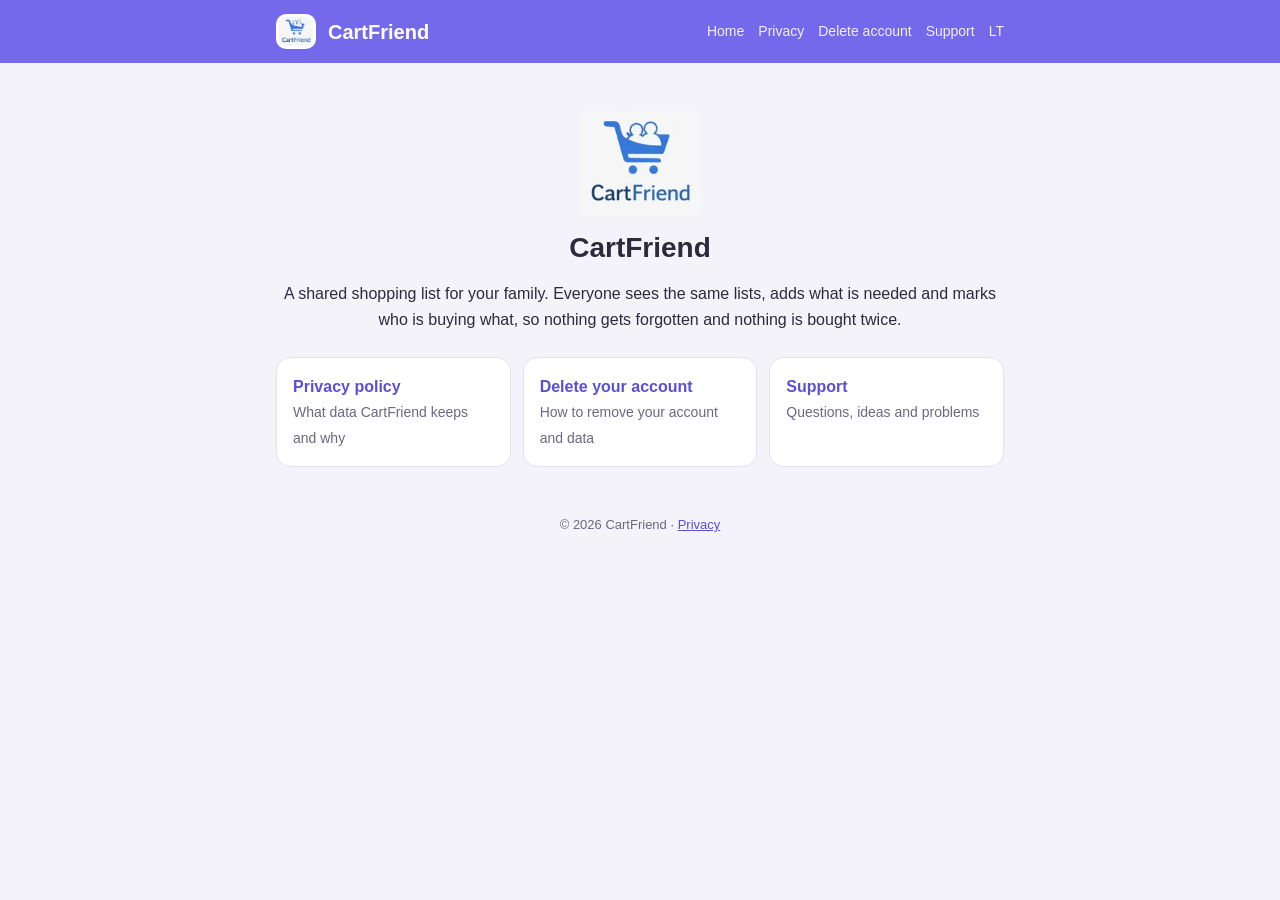
<file: index.html>
<!doctype html>
<html lang="en">
<head>
<meta charset="utf-8">
<meta name="viewport" content="width=device-width, initial-scale=1">
<title>CartFriend</title>
<link rel="stylesheet" href="assets/style.css">
</head>
<body>
<header><div class="wrap"><img data-logo alt=""><a class="name" href="index.html">CartFriend</a><nav><a href="index.html">Home</a><a href="privacy.html">Privacy</a><a href="delete-account.html">Delete account</a><a href="support.html">Support</a><a href="lt/index.html" hreflang="lt" lang="lt">LT</a></nav></div></header>
<main><div class="wrap">
<div class="hero"><img data-logo alt="CartFriend logo"><h1>CartFriend</h1>
<p>A shared shopping list for your family. Everyone sees the same lists, adds what is needed and marks who is buying what, so nothing gets forgotten and nothing is bought twice.</p></div>
<div class="links">
<a href="privacy.html"><strong>Privacy policy</strong><span>What data CartFriend keeps and why</span></a>
<a href="delete-account.html"><strong>Delete your account</strong><span>How to remove your account and data</span></a>
<a href="support.html"><strong>Support</strong><span>Questions, ideas and problems</span></a>
</div>
</div></main>
<footer>© 2026 CartFriend · <a href="privacy.html">Privacy</a></footer>
<script src="assets/site.js"></script>
</body>
</html>
</file>
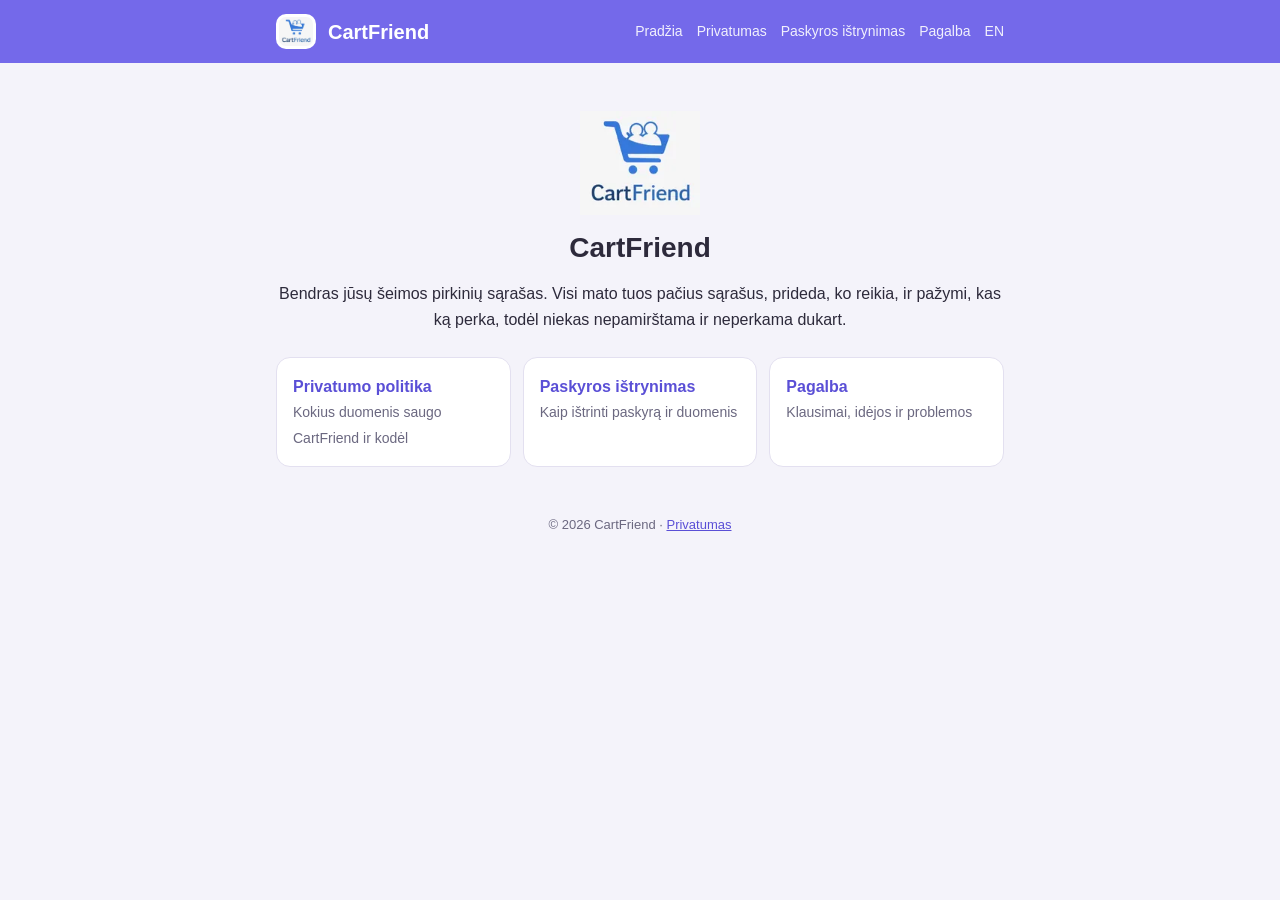
<file: lt/index.html>
<!doctype html>
<html lang="lt">
<head>
<meta charset="utf-8">
<meta name="viewport" content="width=device-width, initial-scale=1">
<title>CartFriend</title>
<link rel="stylesheet" href="../assets/style.css">
</head>
<body>
<header><div class="wrap"><img data-logo alt=""><a class="name" href="index.html">CartFriend</a><nav><a href="index.html">Pradžia</a><a href="privacy.html">Privatumas</a><a href="delete-account.html">Paskyros ištrynimas</a><a href="support.html">Pagalba</a><a href="../index.html" hreflang="en" lang="en">EN</a></nav></div></header>
<main><div class="wrap">
<div class="hero"><img data-logo alt="CartFriend logotipas"><h1>CartFriend</h1>
<p>Bendras jūsų šeimos pirkinių sąrašas. Visi mato tuos pačius sąrašus, prideda, ko reikia, ir pažymi, kas ką perka, todėl niekas nepamirštama ir neperkama dukart.</p></div>
<div class="links">
<a href="privacy.html"><strong>Privatumo politika</strong><span>Kokius duomenis saugo CartFriend ir kodėl</span></a>
<a href="delete-account.html"><strong>Paskyros ištrynimas</strong><span>Kaip ištrinti paskyrą ir duomenis</span></a>
<a href="support.html"><strong>Pagalba</strong><span>Klausimai, idėjos ir problemos</span></a>
</div>
</div></main>
<footer>© 2026 CartFriend · <a href="privacy.html">Privatumas</a></footer>
<script src="../assets/site.js"></script>
</body>
</html>
</file>
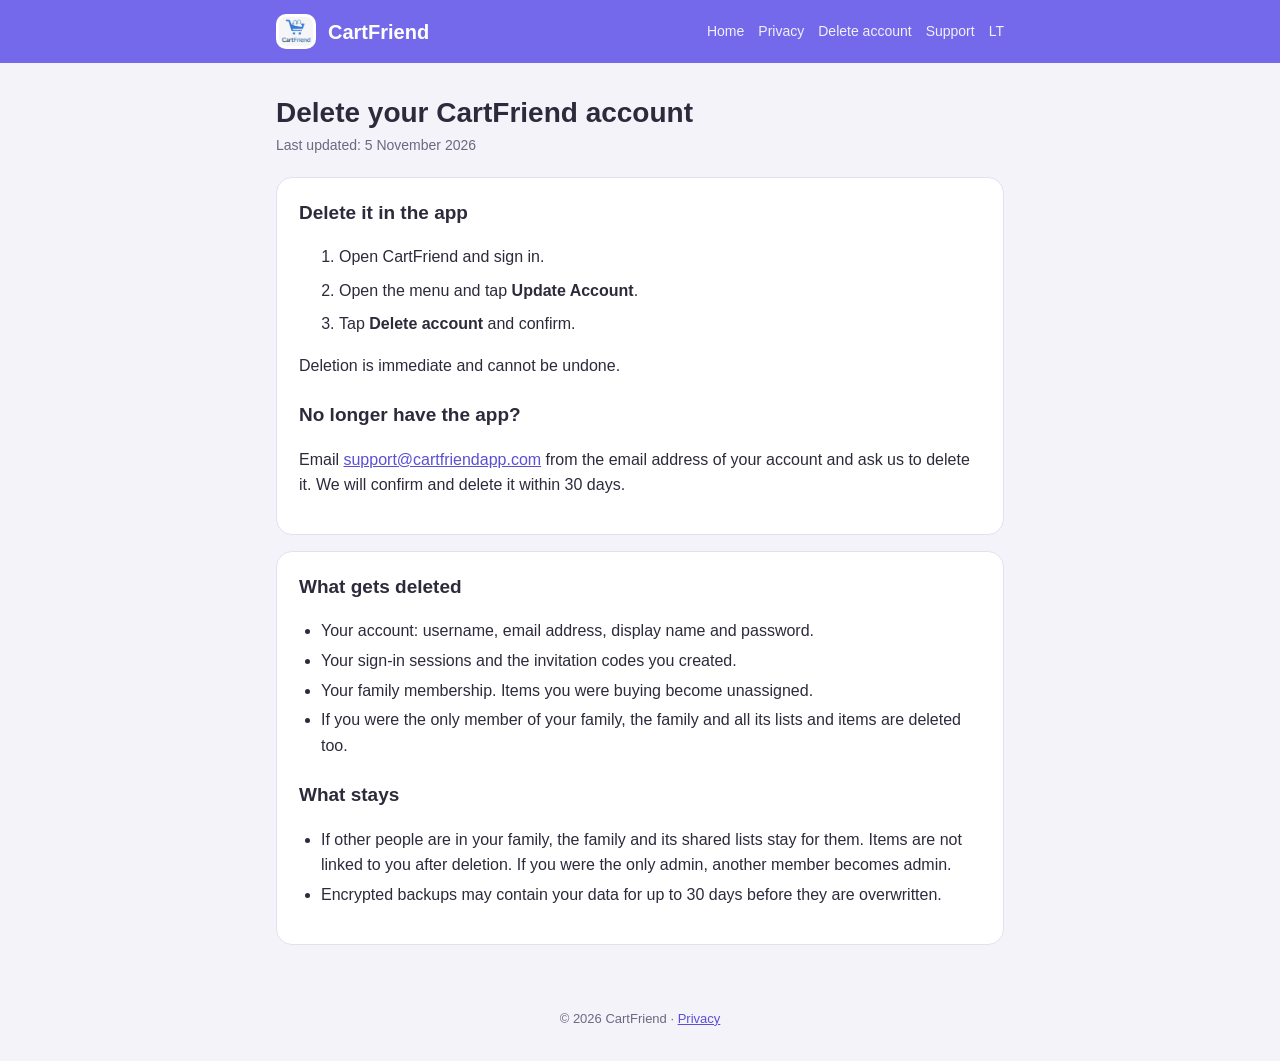
<file: delete-account.html>
<!doctype html>
<html lang="en">
<head>
<meta charset="utf-8">
<meta name="viewport" content="width=device-width, initial-scale=1">
<title>Delete your account · CartFriend</title>
<link rel="stylesheet" href="assets/style.css">
</head>
<body>
<header><div class="wrap"><img data-logo alt=""><a class="name" href="index.html">CartFriend</a><nav><a href="index.html">Home</a><a href="privacy.html">Privacy</a><a href="delete-account.html">Delete account</a><a href="support.html">Support</a><a href="lt/delete-account.html" hreflang="lt" lang="lt">LT</a></nav></div></header>
<main><div class="wrap">
<h1>Delete your CartFriend account</h1>
<p class="updated">Last updated: 5 November 2026</p>
<div class="card">
<h2>Delete it in the app</h2>
<ol class="steps">
<li>Open CartFriend and sign in.</li>
<li>Open the menu and tap <strong>Update Account</strong>.</li>
<li>Tap <strong>Delete account</strong> and confirm.</li>
</ol>
<p>Deletion is immediate and cannot be undone.</p>
<h2>No longer have the app?</h2>
<p>Email <span data-email></span> from the email address of your account and ask us to delete it. We will confirm and delete it within 30 days.</p>
</div>
<div class="card">
<h2>What gets deleted</h2>
<ul>
<li>Your account: username, email address, display name and password.</li>
<li>Your sign-in sessions and the invitation codes you created.</li>
<li>Your family membership. Items you were buying become unassigned.</li>
<li>If you were the only member of your family, the family and all its lists and items are deleted too.</li>
</ul>
<h2>What stays</h2>
<ul>
<li>If other people are in your family, the family and its shared lists stay for them. Items are not linked to you after deletion. If you were the only admin, another member becomes admin.</li>
<li>Encrypted backups may contain your data for up to 30 days before they are overwritten.</li>
</ul>
</div>
</div></main>
<footer>© 2026 CartFriend · <a href="privacy.html">Privacy</a></footer>
<script src="assets/site.js"></script>
</body>
</html>
</file>
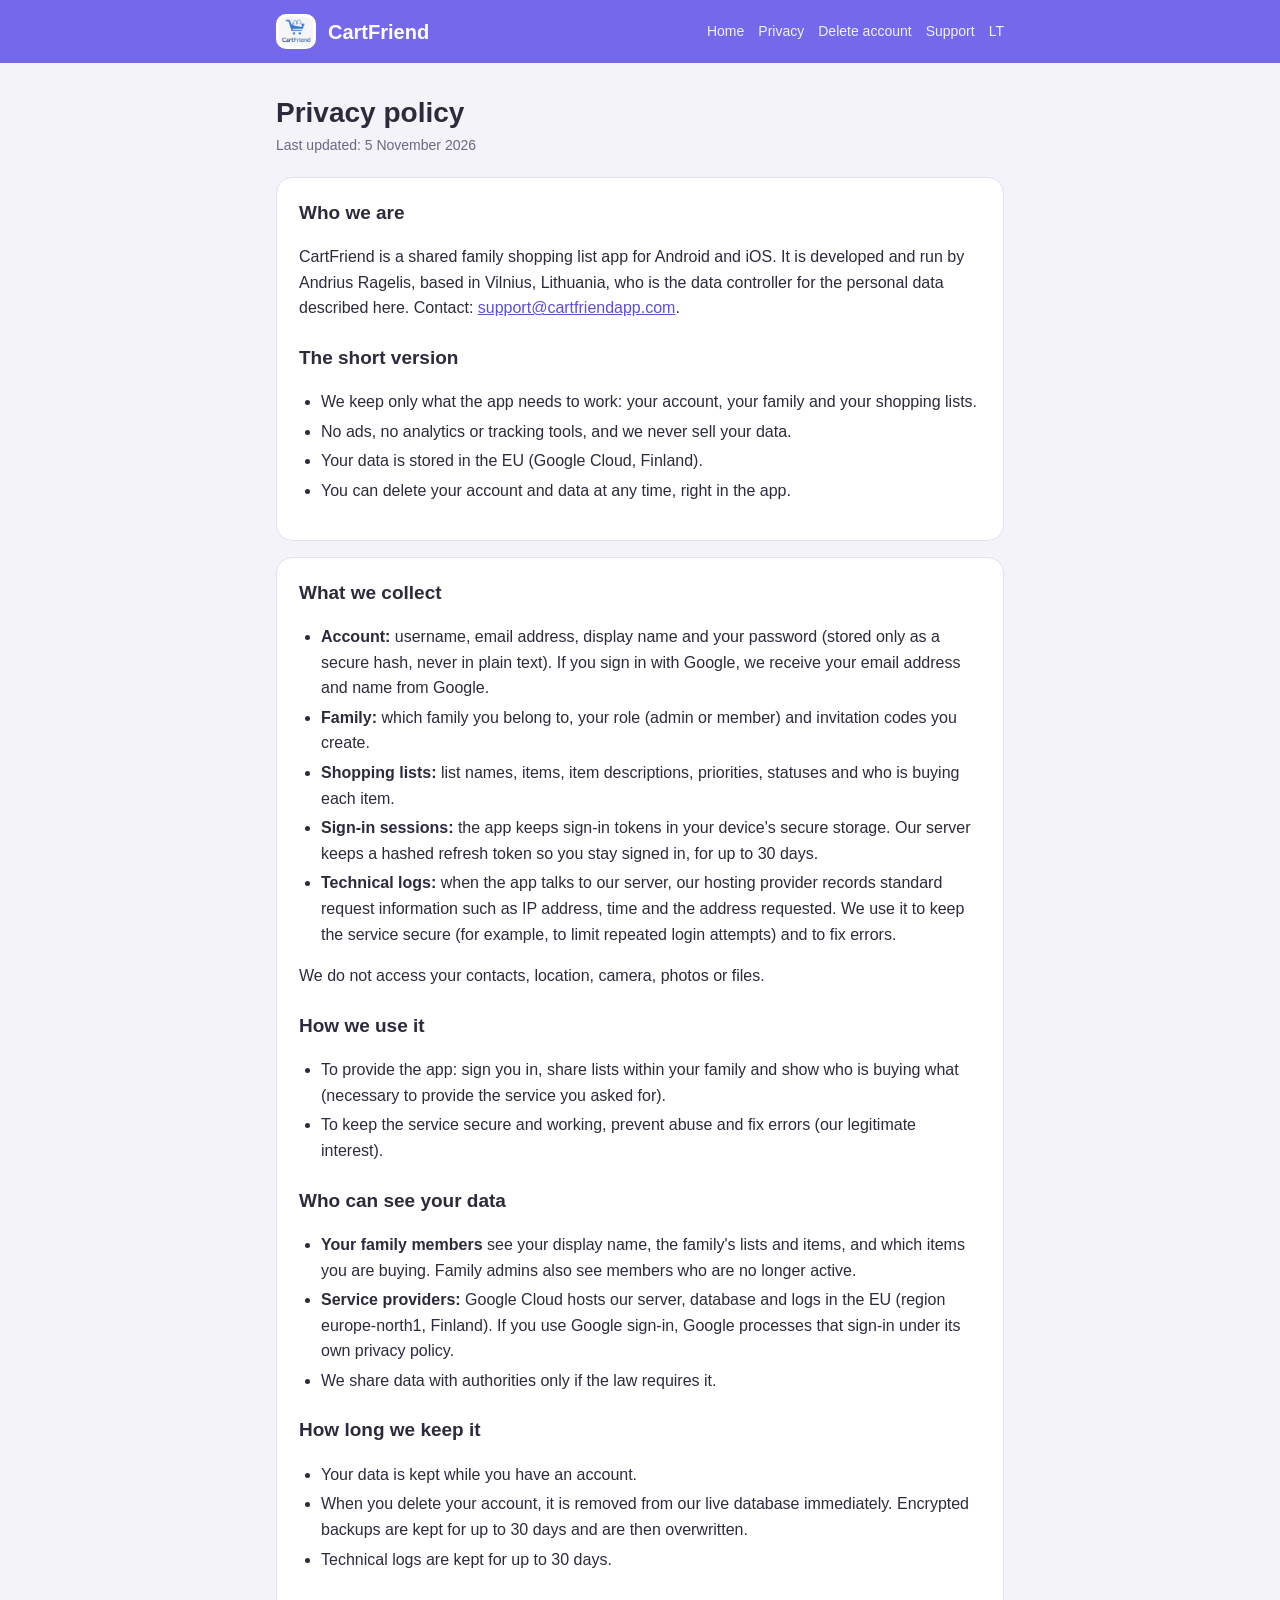
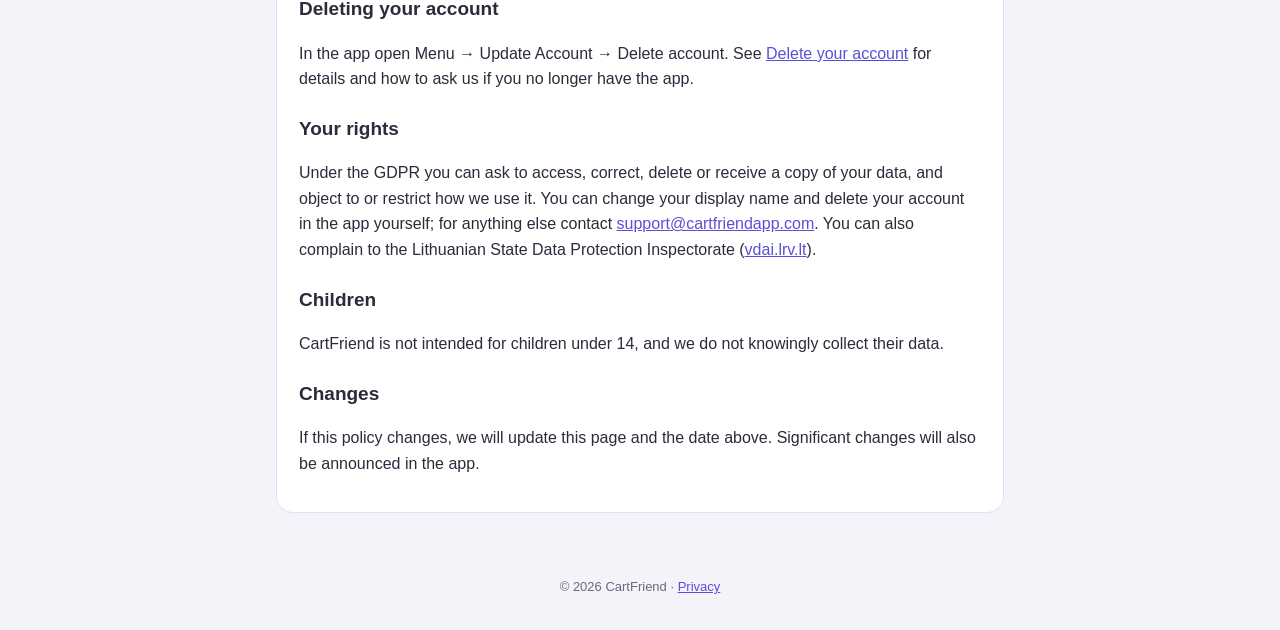
<file: privacy.html>
<!doctype html>
<html lang="en">
<head>
<meta charset="utf-8">
<meta name="viewport" content="width=device-width, initial-scale=1">
<title>Privacy policy · CartFriend</title>
<link rel="stylesheet" href="assets/style.css">
</head>
<body>
<header><div class="wrap"><img data-logo alt=""><a class="name" href="index.html">CartFriend</a><nav><a href="index.html">Home</a><a href="privacy.html">Privacy</a><a href="delete-account.html">Delete account</a><a href="support.html">Support</a><a href="lt/privacy.html" hreflang="lt" lang="lt">LT</a></nav></div></header>
<main><div class="wrap">
<h1>Privacy policy</h1>
<p class="updated">Last updated: 5 November 2026</p>
<div class="card">
<h2>Who we are</h2>
<p>CartFriend is a shared family shopping list app for Android and iOS. It is developed and run by <span data-owner>Andrius Ragelis</span>, based in Vilnius, Lithuania, who is the data controller for the personal data described here. Contact: <span data-email></span>.</p>
<h2>The short version</h2>
<ul>
<li>We keep only what the app needs to work: your account, your family and your shopping lists.</li>
<li>No ads, no analytics or tracking tools, and we never sell your data.</li>
<li>Your data is stored in the EU (Google Cloud, Finland).</li>
<li>You can delete your account and data at any time, right in the app.</li>
</ul>
</div>
<div class="card">
<h2>What we collect</h2>
<ul>
<li><strong>Account:</strong> username, email address, display name and your password (stored only as a secure hash, never in plain text). If you sign in with Google, we receive your email address and name from Google.</li>
<li><strong>Family:</strong> which family you belong to, your role (admin or member) and invitation codes you create.</li>
<li><strong>Shopping lists:</strong> list names, items, item descriptions, priorities, statuses and who is buying each item.</li>
<li><strong>Sign-in sessions:</strong> the app keeps sign-in tokens in your device's secure storage. Our server keeps a hashed refresh token so you stay signed in, for up to 30 days.</li>
<li><strong>Technical logs:</strong> when the app talks to our server, our hosting provider records standard request information such as IP address, time and the address requested. We use it to keep the service secure (for example, to limit repeated login attempts) and to fix errors.</li>
</ul>
<p>We do not access your contacts, location, camera, photos or files.</p>
<h2>How we use it</h2>
<ul>
<li>To provide the app: sign you in, share lists within your family and show who is buying what (necessary to provide the service you asked for).</li>
<li>To keep the service secure and working, prevent abuse and fix errors (our legitimate interest).</li>
</ul>
<h2>Who can see your data</h2>
<ul>
<li><strong>Your family members</strong> see your display name, the family's lists and items, and which items you are buying. Family admins also see members who are no longer active.</li>
<li><strong>Service providers:</strong> Google Cloud hosts our server, database and logs in the EU (region europe-north1, Finland). If you use Google sign-in, Google processes that sign-in under its own privacy policy.</li>
<li>We share data with authorities only if the law requires it.</li>
</ul>
<h2>How long we keep it</h2>
<ul>
<li>Your data is kept while you have an account.</li>
<li>When you delete your account, it is removed from our live database immediately. Encrypted backups are kept for up to 30 days and are then overwritten.</li>
<li>Technical logs are kept for up to 30 days.</li>
</ul>
<h2>Deleting your account</h2>
<p>In the app open Menu → Update Account → Delete account. See <a href="delete-account.html">Delete your account</a> for details and how to ask us if you no longer have the app.</p>
<h2>Your rights</h2>
<p>Under the GDPR you can ask to access, correct, delete or receive a copy of your data, and object to or restrict how we use it. You can change your display name and delete your account in the app yourself; for anything else contact <span data-email></span>. You can also complain to the Lithuanian State Data Protection Inspectorate (<a href="https://vdai.lrv.lt/en/">vdai.lrv.lt</a>).</p>
<h2>Children</h2>
<p>CartFriend is not intended for children under 14, and we do not knowingly collect their data.</p>
<h2>Changes</h2>
<p>If this policy changes, we will update this page and the date above. Significant changes will also be announced in the app.</p>
</div>
</div></main>
<footer>© 2026 CartFriend · <a href="privacy.html">Privacy</a></footer>
<script src="assets/site.js"></script>
</body>
</html>
</file>
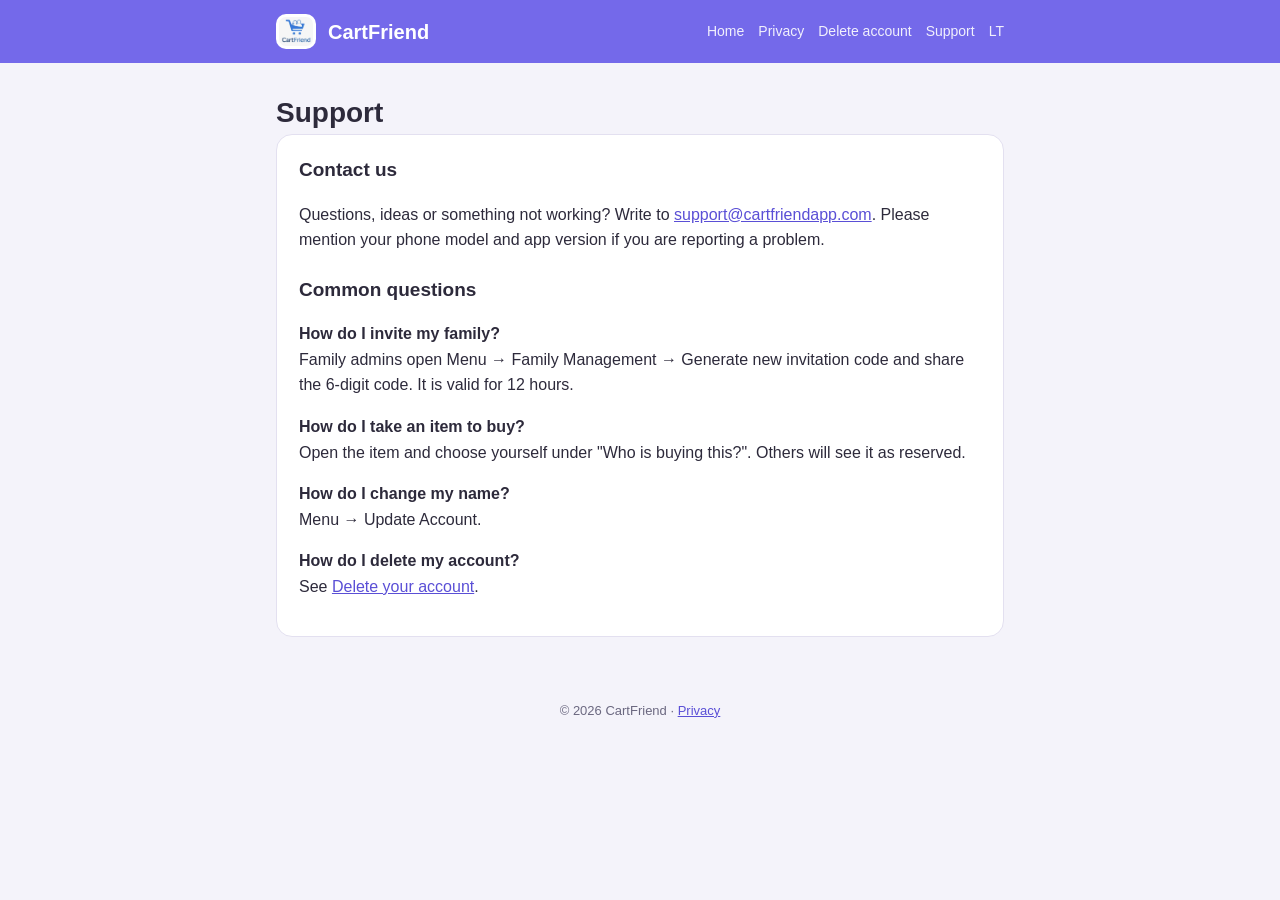
<file: support.html>
<!doctype html>
<html lang="en">
<head>
<meta charset="utf-8">
<meta name="viewport" content="width=device-width, initial-scale=1">
<title>Support · CartFriend</title>
<link rel="stylesheet" href="assets/style.css">
</head>
<body>
<header><div class="wrap"><img data-logo alt=""><a class="name" href="index.html">CartFriend</a><nav><a href="index.html">Home</a><a href="privacy.html">Privacy</a><a href="delete-account.html">Delete account</a><a href="support.html">Support</a><a href="lt/support.html" hreflang="lt" lang="lt">LT</a></nav></div></header>
<main><div class="wrap">
<h1>Support</h1>
<div class="card">
<h2>Contact us</h2>
<p>Questions, ideas or something not working? Write to <span data-email></span>. Please mention your phone model and app version if you are reporting a problem.</p>
<h2>Common questions</h2>
<p><strong>How do I invite my family?</strong><br>Family admins open Menu → Family Management → Generate new invitation code and share the 6-digit code. It is valid for 12 hours.</p>
<p><strong>How do I take an item to buy?</strong><br>Open the item and choose yourself under "Who is buying this?". Others will see it as reserved.</p>
<p><strong>How do I change my name?</strong><br>Menu → Update Account.</p>
<p><strong>How do I delete my account?</strong><br>See <a href="delete-account.html">Delete your account</a>.</p>
</div>
</div></main>
<footer>© 2026 CartFriend · <a href="privacy.html">Privacy</a></footer>
<script src="assets/site.js"></script>
</body>
</html>
</file>
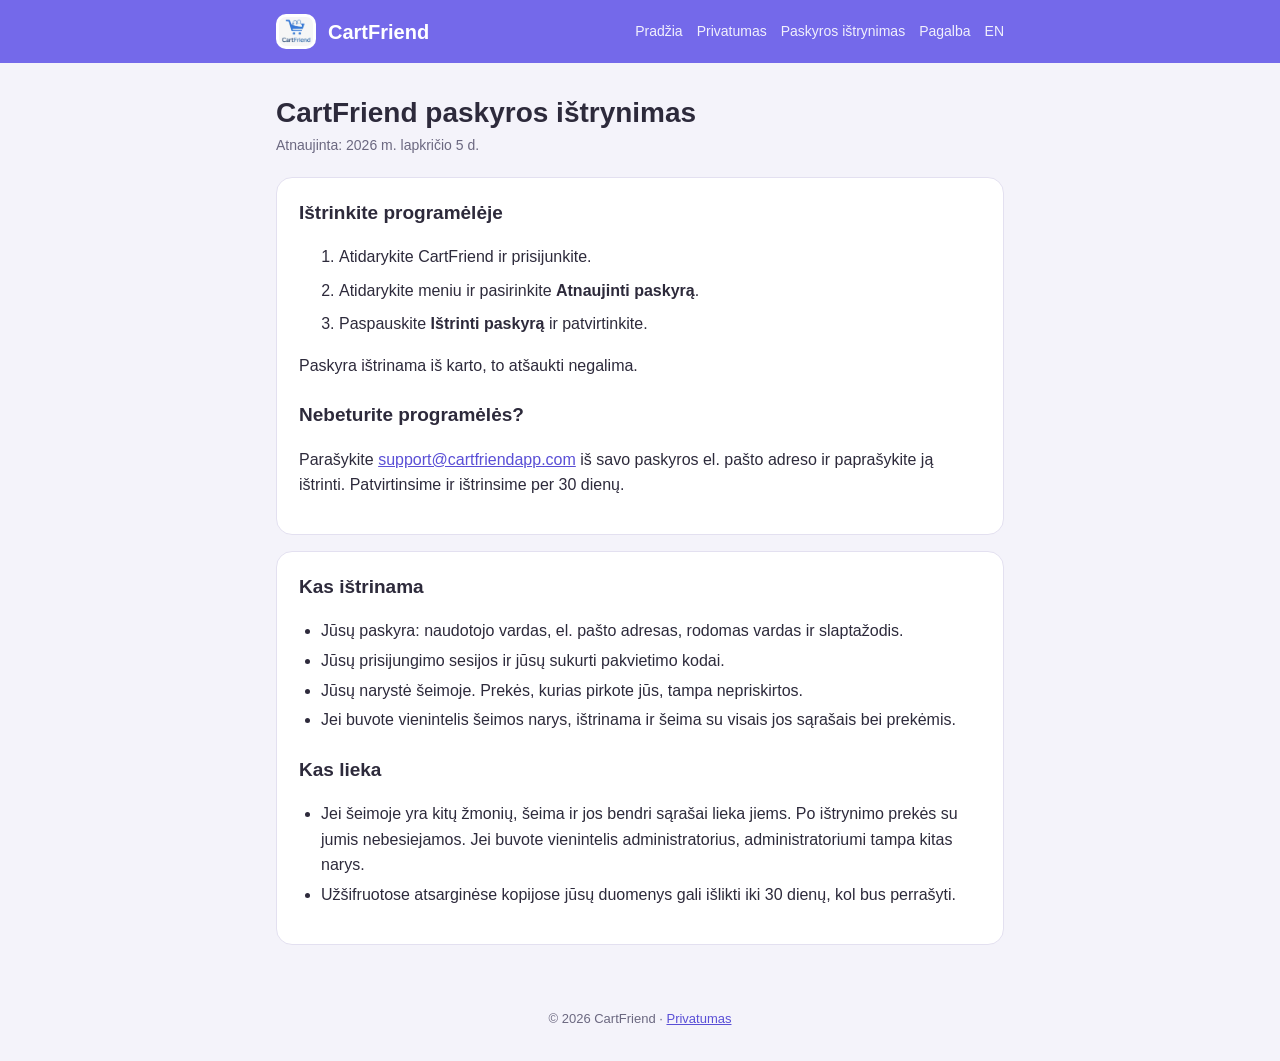
<file: lt/delete-account.html>
<!doctype html>
<html lang="lt">
<head>
<meta charset="utf-8">
<meta name="viewport" content="width=device-width, initial-scale=1">
<title>Paskyros ištrynimas · CartFriend</title>
<link rel="stylesheet" href="../assets/style.css">
</head>
<body>
<header><div class="wrap"><img data-logo alt=""><a class="name" href="index.html">CartFriend</a><nav><a href="index.html">Pradžia</a><a href="privacy.html">Privatumas</a><a href="delete-account.html">Paskyros ištrynimas</a><a href="support.html">Pagalba</a><a href="../delete-account.html" hreflang="en" lang="en">EN</a></nav></div></header>
<main><div class="wrap">
<h1>CartFriend paskyros ištrynimas</h1>
<p class="updated">Atnaujinta: 2026 m. lapkričio 5 d.</p>
<div class="card">
<h2>Ištrinkite programėlėje</h2>
<ol class="steps">
<li>Atidarykite CartFriend ir prisijunkite.</li>
<li>Atidarykite meniu ir pasirinkite <strong>Atnaujinti paskyrą</strong>.</li>
<li>Paspauskite <strong>Ištrinti paskyrą</strong> ir patvirtinkite.</li>
</ol>
<p>Paskyra ištrinama iš karto, to atšaukti negalima.</p>
<h2>Nebeturite programėlės?</h2>
<p>Parašykite <span data-email></span> iš savo paskyros el. pašto adreso ir paprašykite ją ištrinti. Patvirtinsime ir ištrinsime per 30 dienų.</p>
</div>
<div class="card">
<h2>Kas ištrinama</h2>
<ul>
<li>Jūsų paskyra: naudotojo vardas, el. pašto adresas, rodomas vardas ir slaptažodis.</li>
<li>Jūsų prisijungimo sesijos ir jūsų sukurti pakvietimo kodai.</li>
<li>Jūsų narystė šeimoje. Prekės, kurias pirkote jūs, tampa nepriskirtos.</li>
<li>Jei buvote vienintelis šeimos narys, ištrinama ir šeima su visais jos sąrašais bei prekėmis.</li>
</ul>
<h2>Kas lieka</h2>
<ul>
<li>Jei šeimoje yra kitų žmonių, šeima ir jos bendri sąrašai lieka jiems. Po ištrynimo prekės su jumis nebesiejamos. Jei buvote vienintelis administratorius, administratoriumi tampa kitas narys.</li>
<li>Užšifruotose atsarginėse kopijose jūsų duomenys gali išlikti iki 30 dienų, kol bus perrašyti.</li>
</ul>
</div>
</div></main>
<footer>© 2026 CartFriend · <a href="privacy.html">Privatumas</a></footer>
<script src="../assets/site.js"></script>
</body>
</html>
</file>
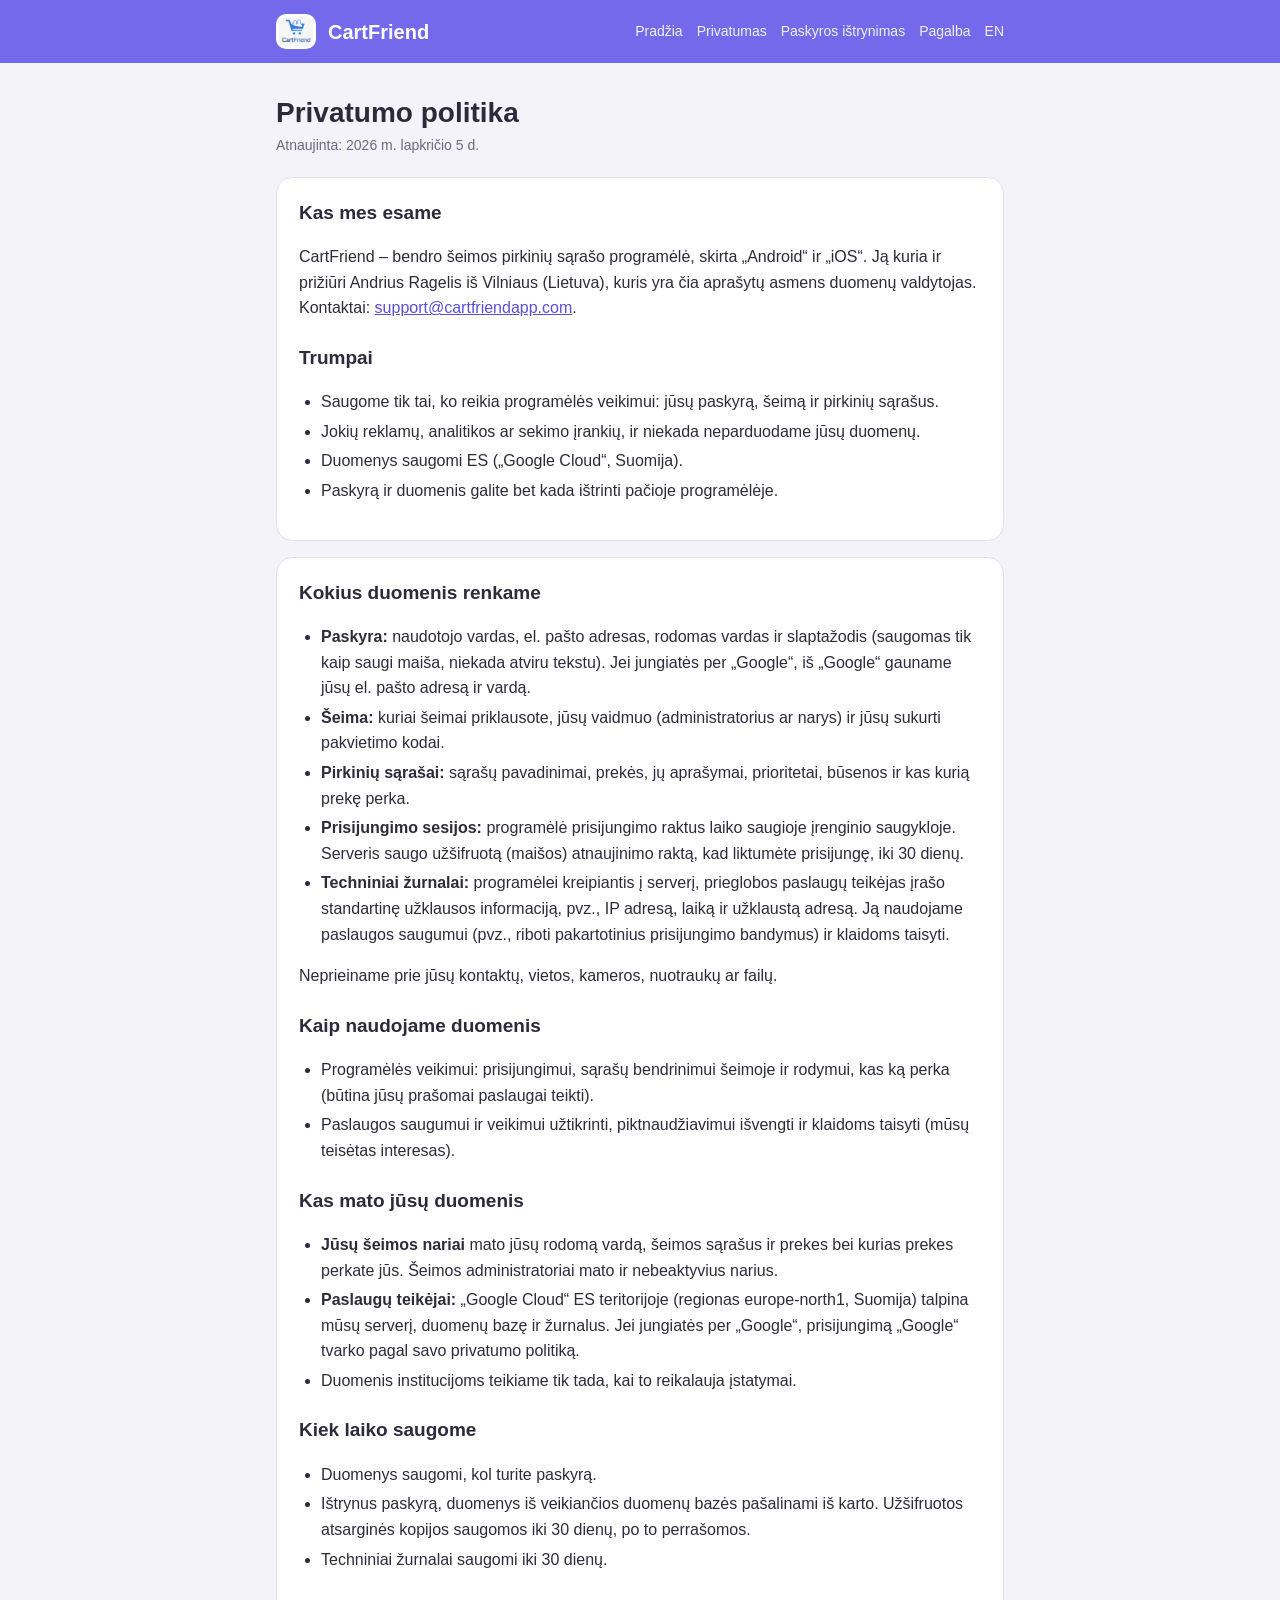
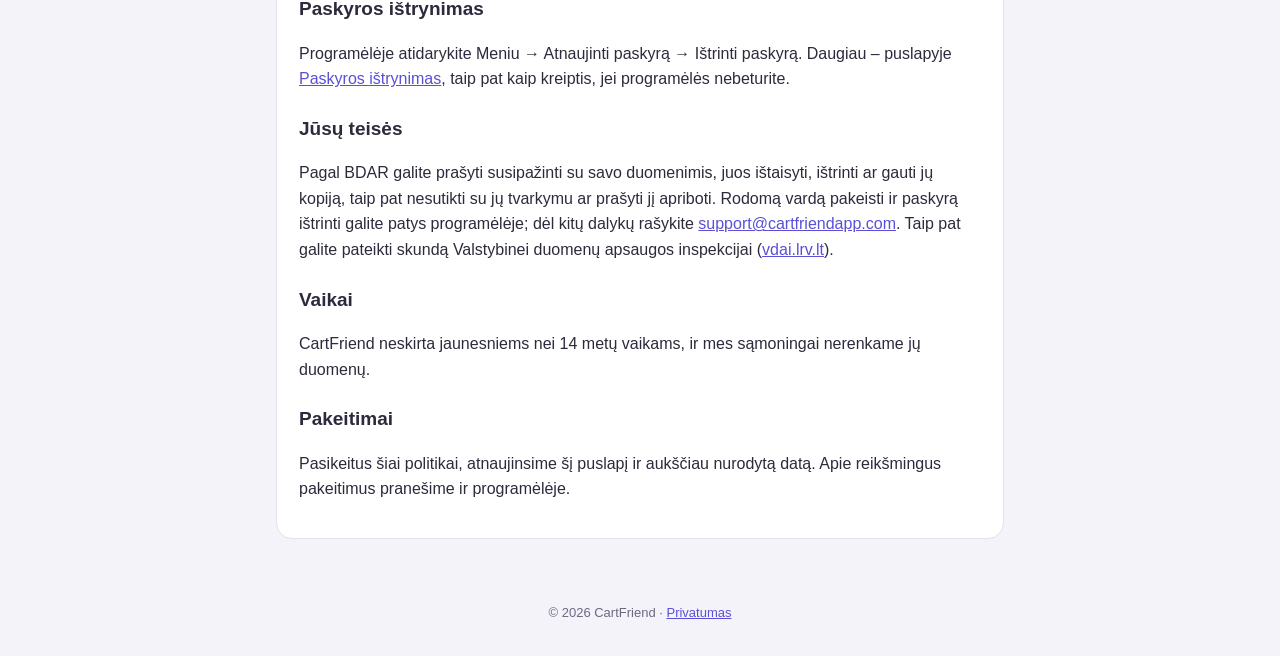
<file: lt/privacy.html>
<!doctype html>
<html lang="lt">
<head>
<meta charset="utf-8">
<meta name="viewport" content="width=device-width, initial-scale=1">
<title>Privatumo politika · CartFriend</title>
<link rel="stylesheet" href="../assets/style.css">
</head>
<body>
<header><div class="wrap"><img data-logo alt=""><a class="name" href="index.html">CartFriend</a><nav><a href="index.html">Pradžia</a><a href="privacy.html">Privatumas</a><a href="delete-account.html">Paskyros ištrynimas</a><a href="support.html">Pagalba</a><a href="../privacy.html" hreflang="en" lang="en">EN</a></nav></div></header>
<main><div class="wrap">
<h1>Privatumo politika</h1>
<p class="updated">Atnaujinta: 2026 m. lapkričio 5 d.</p>
<div class="card">
<h2>Kas mes esame</h2>
<p>CartFriend – bendro šeimos pirkinių sąrašo programėlė, skirta „Android“ ir „iOS“. Ją kuria ir prižiūri <span data-owner>Andrius Ragelis</span> iš Vilniaus (Lietuva), kuris yra čia aprašytų asmens duomenų valdytojas. Kontaktai: <span data-email></span>.</p>
<h2>Trumpai</h2>
<ul>
<li>Saugome tik tai, ko reikia programėlės veikimui: jūsų paskyrą, šeimą ir pirkinių sąrašus.</li>
<li>Jokių reklamų, analitikos ar sekimo įrankių, ir niekada neparduodame jūsų duomenų.</li>
<li>Duomenys saugomi ES („Google Cloud“, Suomija).</li>
<li>Paskyrą ir duomenis galite bet kada ištrinti pačioje programėlėje.</li>
</ul>
</div>
<div class="card">
<h2>Kokius duomenis renkame</h2>
<ul>
<li><strong>Paskyra:</strong> naudotojo vardas, el. pašto adresas, rodomas vardas ir slaptažodis (saugomas tik kaip saugi maiša, niekada atviru tekstu). Jei jungiatės per „Google“, iš „Google“ gauname jūsų el. pašto adresą ir vardą.</li>
<li><strong>Šeima:</strong> kuriai šeimai priklausote, jūsų vaidmuo (administratorius ar narys) ir jūsų sukurti pakvietimo kodai.</li>
<li><strong>Pirkinių sąrašai:</strong> sąrašų pavadinimai, prekės, jų aprašymai, prioritetai, būsenos ir kas kurią prekę perka.</li>
<li><strong>Prisijungimo sesijos:</strong> programėlė prisijungimo raktus laiko saugioje įrenginio saugykloje. Serveris saugo užšifruotą (maišos) atnaujinimo raktą, kad liktumėte prisijungę, iki 30 dienų.</li>
<li><strong>Techniniai žurnalai:</strong> programėlei kreipiantis į serverį, prieglobos paslaugų teikėjas įrašo standartinę užklausos informaciją, pvz., IP adresą, laiką ir užklaustą adresą. Ją naudojame paslaugos saugumui (pvz., riboti pakartotinius prisijungimo bandymus) ir klaidoms taisyti.</li>
</ul>
<p>Neprieiname prie jūsų kontaktų, vietos, kameros, nuotraukų ar failų.</p>
<h2>Kaip naudojame duomenis</h2>
<ul>
<li>Programėlės veikimui: prisijungimui, sąrašų bendrinimui šeimoje ir rodymui, kas ką perka (būtina jūsų prašomai paslaugai teikti).</li>
<li>Paslaugos saugumui ir veikimui užtikrinti, piktnaudžiavimui išvengti ir klaidoms taisyti (mūsų teisėtas interesas).</li>
</ul>
<h2>Kas mato jūsų duomenis</h2>
<ul>
<li><strong>Jūsų šeimos nariai</strong> mato jūsų rodomą vardą, šeimos sąrašus ir prekes bei kurias prekes perkate jūs. Šeimos administratoriai mato ir nebeaktyvius narius.</li>
<li><strong>Paslaugų teikėjai:</strong> „Google Cloud“ ES teritorijoje (regionas europe-north1, Suomija) talpina mūsų serverį, duomenų bazę ir žurnalus. Jei jungiatės per „Google“, prisijungimą „Google“ tvarko pagal savo privatumo politiką.</li>
<li>Duomenis institucijoms teikiame tik tada, kai to reikalauja įstatymai.</li>
</ul>
<h2>Kiek laiko saugome</h2>
<ul>
<li>Duomenys saugomi, kol turite paskyrą.</li>
<li>Ištrynus paskyrą, duomenys iš veikiančios duomenų bazės pašalinami iš karto. Užšifruotos atsarginės kopijos saugomos iki 30 dienų, po to perrašomos.</li>
<li>Techniniai žurnalai saugomi iki 30 dienų.</li>
</ul>
<h2>Paskyros ištrynimas</h2>
<p>Programėlėje atidarykite Meniu → Atnaujinti paskyrą → Ištrinti paskyrą. Daugiau – puslapyje <a href="delete-account.html">Paskyros ištrynimas</a>, taip pat kaip kreiptis, jei programėlės nebeturite.</p>
<h2>Jūsų teisės</h2>
<p>Pagal BDAR galite prašyti susipažinti su savo duomenimis, juos ištaisyti, ištrinti ar gauti jų kopiją, taip pat nesutikti su jų tvarkymu ar prašyti jį apriboti. Rodomą vardą pakeisti ir paskyrą ištrinti galite patys programėlėje; dėl kitų dalykų rašykite <span data-email></span>. Taip pat galite pateikti skundą Valstybinei duomenų apsaugos inspekcijai (<a href="https://vdai.lrv.lt/">vdai.lrv.lt</a>).</p>
<h2>Vaikai</h2>
<p>CartFriend neskirta jaunesniems nei 14 metų vaikams, ir mes sąmoningai nerenkame jų duomenų.</p>
<h2>Pakeitimai</h2>
<p>Pasikeitus šiai politikai, atnaujinsime šį puslapį ir aukščiau nurodytą datą. Apie reikšmingus pakeitimus pranešime ir programėlėje.</p>
</div>
</div></main>
<footer>© 2026 CartFriend · <a href="privacy.html">Privatumas</a></footer>
<script src="../assets/site.js"></script>
</body>
</html>
</file>
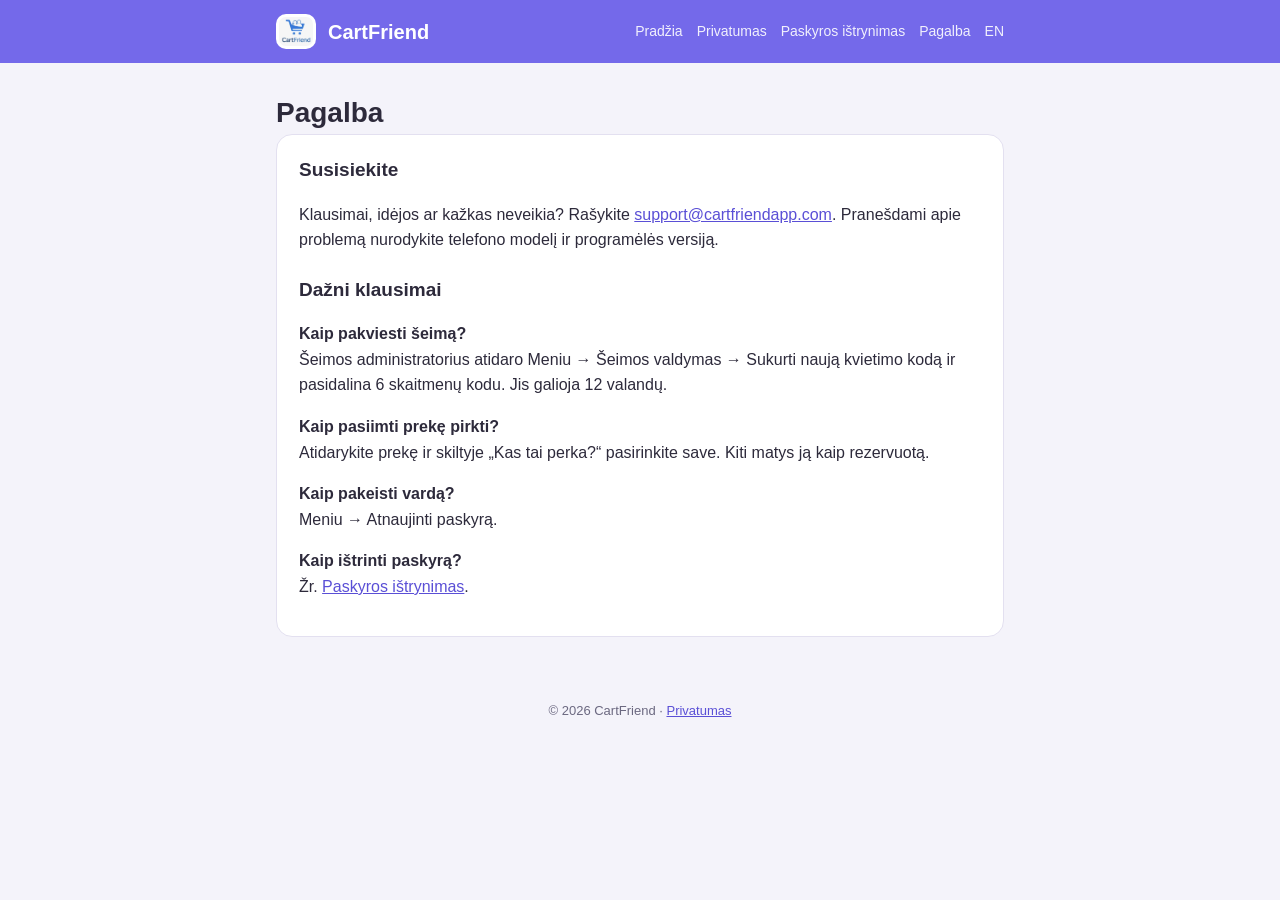
<file: lt/support.html>
<!doctype html>
<html lang="lt">
<head>
<meta charset="utf-8">
<meta name="viewport" content="width=device-width, initial-scale=1">
<title>Pagalba · CartFriend</title>
<link rel="stylesheet" href="../assets/style.css">
</head>
<body>
<header><div class="wrap"><img data-logo alt=""><a class="name" href="index.html">CartFriend</a><nav><a href="index.html">Pradžia</a><a href="privacy.html">Privatumas</a><a href="delete-account.html">Paskyros ištrynimas</a><a href="support.html">Pagalba</a><a href="../support.html" hreflang="en" lang="en">EN</a></nav></div></header>
<main><div class="wrap">
<h1>Pagalba</h1>
<div class="card">
<h2>Susisiekite</h2>
<p>Klausimai, idėjos ar kažkas neveikia? Rašykite <span data-email></span>. Pranešdami apie problemą nurodykite telefono modelį ir programėlės versiją.</p>
<h2>Dažni klausimai</h2>
<p><strong>Kaip pakviesti šeimą?</strong><br>Šeimos administratorius atidaro Meniu → Šeimos valdymas → Sukurti naują kvietimo kodą ir pasidalina 6 skaitmenų kodu. Jis galioja 12 valandų.</p>
<p><strong>Kaip pasiimti prekę pirkti?</strong><br>Atidarykite prekę ir skiltyje „Kas tai perka?“ pasirinkite save. Kiti matys ją kaip rezervuotą.</p>
<p><strong>Kaip pakeisti vardą?</strong><br>Meniu → Atnaujinti paskyrą.</p>
<p><strong>Kaip ištrinti paskyrą?</strong><br>Žr. <a href="delete-account.html">Paskyros ištrynimas</a>.</p>
</div>
</div></main>
<footer>© 2026 CartFriend · <a href="privacy.html">Privatumas</a></footer>
<script src="../assets/site.js"></script>
</body>
</html>
</file>
<file: assets/style.css>
:root{--brand:#7469EA;--brand-dark:#5a4fd6;--bg:#F4F3FA;--card:#ffffff;--text:#2D2A3B;--muted:#6b6880;--line:#e3e0f0}
@media (prefers-color-scheme:dark){:root{--bg:#16151d;--card:#211f2b;--text:#ecebf3;--muted:#a7a4b8;--line:#33303f;--brand:#9a92f2;--brand-dark:#b3adf6}}
*{box-sizing:border-box}
body{margin:0;background:var(--bg);color:var(--text);font:16px/1.6 -apple-system,BlinkMacSystemFont,"Segoe UI",Roboto,Helvetica,Arial,sans-serif}
a{color:var(--brand-dark)}
header{background:var(--brand);color:#fff}
header .wrap{display:flex;align-items:center;gap:12px;padding:14px 16px}
header img{width:40px;height:auto;background:#fff;border-radius:10px;padding:3px}
header .name{font-weight:700;font-size:20px;color:#fff;text-decoration:none}
header nav{margin-left:auto;display:flex;gap:14px;flex-wrap:wrap;font-size:14px}
header nav a{color:#fff;text-decoration:none;opacity:.9}
header nav a:hover{opacity:1;text-decoration:underline}
.wrap{max-width:760px;margin:0 auto}
main .wrap{padding:24px 16px 48px}
.card{background:var(--card);border:1px solid var(--line);border-radius:16px;padding:20px 22px;margin:0 0 16px}
h1{font-size:28px;line-height:1.25;margin:8px 0 4px}
h2{font-size:19px;margin:22px 0 6px}
.card h2:first-child{margin-top:0}
.updated{color:var(--muted);font-size:14px;margin:0 0 20px}
ul{padding-left:22px}
li{margin:4px 0}
.hero{text-align:center;padding:24px 0 8px}
.hero img{width:120px;height:auto}
.links{display:grid;grid-template-columns:repeat(auto-fit,minmax(200px,1fr));gap:12px}
.links a{display:block;background:var(--card);border:1px solid var(--line);border-radius:14px;padding:16px;text-decoration:none;color:var(--text)}
.links a strong{display:block;color:var(--brand-dark)}
.links a span{color:var(--muted);font-size:14px}
footer{color:var(--muted);font-size:13px;text-align:center;padding:0 16px 32px}
.steps li{margin:8px 0}
</file>
